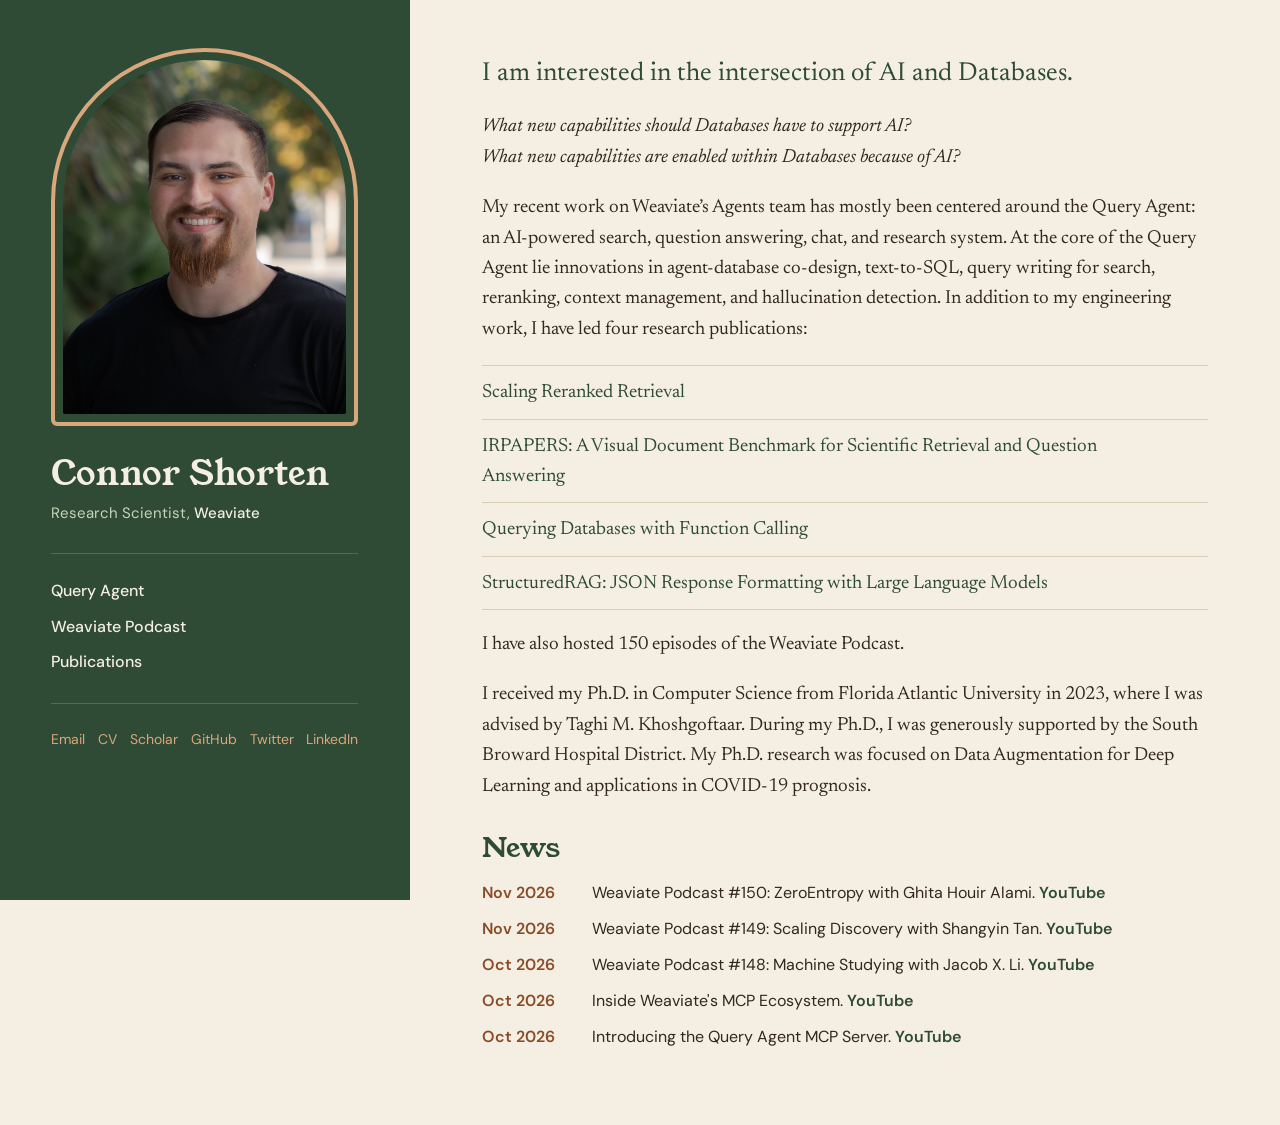
<file: index.html>
<!DOCTYPE html>
<html lang="en">
<head>
  <meta charset="utf-8">
  <meta name="viewport" content="width=device-width, initial-scale=1">
  <title>Connor Shorten</title>
  <link rel="icon" href="/favicon.ico" sizes="any">
  <link rel="icon" type="image/png" sizes="32x32" href="/favicon-32x32.png">
  <link rel="icon" type="image/png" sizes="16x16" href="/favicon-16x16.png">
  <link rel="apple-touch-icon" sizes="180x180" href="/apple-touch-icon.png">
  <link rel="manifest" href="/site.webmanifest">
  <link rel="preconnect" href="https://fonts.googleapis.com">
  <link rel="preconnect" href="https://fonts.gstatic.com" crossorigin>
  <link rel="stylesheet" href="https://fonts.googleapis.com/css2?family=DM+Sans:wght@400;500;600&amp;family=Newsreader:ital,opsz,wght@0,6..72,400;0,6..72,600;1,6..72,400&amp;family=Young+Serif&amp;display=swap">
  <link rel="stylesheet" href="style.css">
</head>
<body>
  <div class="layout">
    <aside class="sidebar">
      <div class="photo-frame">
        <img src="Connor.jpeg" alt="Photo of Connor Shorten">
      </div>
      <div>
        <h1><a href="index.html">Connor Shorten</a></h1>
        <p class="role">Research Scientist, <a href="https://weaviate.io">Weaviate</a></p>
      </div>
      <nav class="site-nav" aria-label="Site">
        <a href="https://docs.weaviate.io/query-agent">Query Agent</a>
        <a href="https://www.youtube.com/playlist?list=PLTL2JUbrY6tW-KOQfOek8dtUmPgGQj3F0">Weaviate Podcast</a>
        <a href="publications.html">Publications</a>
      </nav>
      <ul class="links">
        <li><a href="mailto:connorshorten300@gmail.com">Email</a></li>
        <li><a href="Connor-Shorten-CV.pdf">CV</a></li>
        <li><a href="https://scholar.google.com/citations?user=YKuiy20AAAAJ&amp;hl=en">Scholar</a></li>
        <li><a href="https://github.com/CShorten">GitHub</a></li>
        <li><a href="https://x.com/CShorten30">Twitter</a></li>
        <li><a href="https://www.linkedin.com/in/connor-shorten-34923a178/">LinkedIn</a></li>
      </ul>
    </aside>

    <main class="content">
      <p class="lead">I am interested in the intersection of AI and Databases.</p>

      <p><em>What new capabilities should Databases have to support AI?</em><br>
        <em>What new capabilities are enabled within Databases because of AI?</em></p>

      <p>My recent work on Weaviate’s Agents team has mostly been centered around the Query Agent: an AI-powered search, question answering, chat, and research system. At the core of the Query Agent lie innovations in agent-database co-design, text-to-SQL, query writing for search, reranking, context management, and hallucination detection. In addition to my engineering work, I have led four research publications:</p>
      <ul class="bio-list">
        <li><a href="preprints/scaling-reranked-retrieval.html">Scaling Reranked Retrieval</a></li>
        <li><a href="https://arxiv.org/abs/2602.17687">IRPAPERS: A Visual Document Benchmark for Scientific Retrieval and Question Answering</a></li>
        <li><a href="https://arxiv.org/abs/2502.00032">Querying Databases with Function Calling</a></li>
        <li><a href="https://arxiv.org/abs/2408.11061">StructuredRAG: JSON Response Formatting with Large Language Models</a></li>
      </ul>

      <p>I have also hosted 150 episodes of the Weaviate Podcast.</p>

      <p>I received my Ph.D. in Computer Science from Florida Atlantic University in 2023, where I was advised by Taghi M. Khoshgoftaar. During my Ph.D., I was generously supported by the South Broward Hospital District. My Ph.D. research was focused on Data Augmentation for Deep Learning and applications in COVID-19 prognosis.</p>

      <h2>News</h2>
      <ul class="news">
        <li><span class="date">Nov 2026</span> <span>Weaviate Podcast #150: ZeroEntropy with Ghita Houir Alami. <a href="https://www.youtube.com/watch?v=mQgYPtctNG8">YouTube</a></span></li>
        <li><span class="date">Nov 2026</span> <span>Weaviate Podcast #149: Scaling Discovery with Shangyin Tan. <a href="https://www.youtube.com/watch?v=Y21NgZvx3Rs">YouTube</a></span></li>
        <li><span class="date">Oct 2026</span> <span>Weaviate Podcast #148: Machine Studying with Jacob X. Li. <a href="https://www.youtube.com/watch?v=9iZIl0vZvvk">YouTube</a></span></li>
        <li><span class="date">Oct 2026</span> <span>Inside Weaviate's MCP Ecosystem. <a href="https://www.youtube.com/watch?v=VZjicnVSfVs">YouTube</a></span></li>
        <li><span class="date">Oct 2026</span> <span>Introducing the Query Agent MCP Server. <a href="https://www.youtube.com/watch?v=DkyeCALihuY">YouTube</a></span></li>
      </ul>
    </main>
  </div>
</body>
</html>
</file>
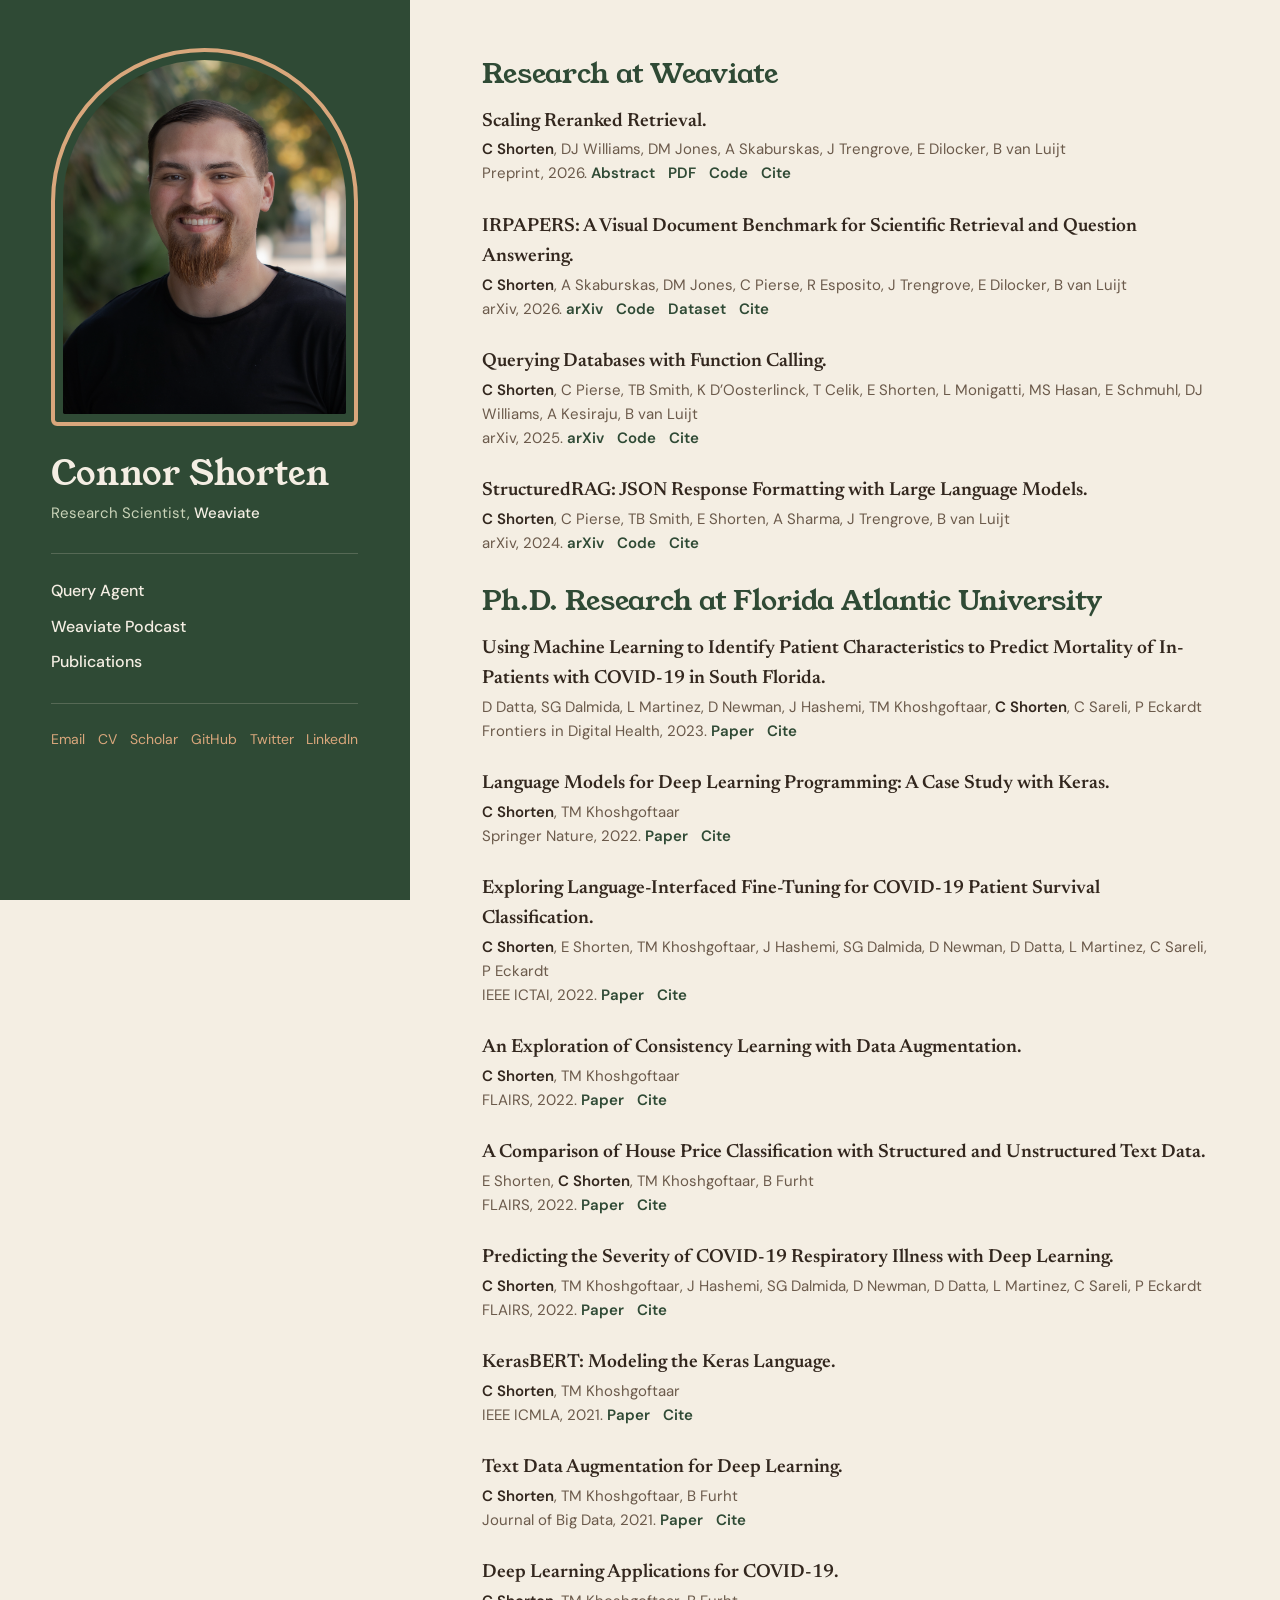
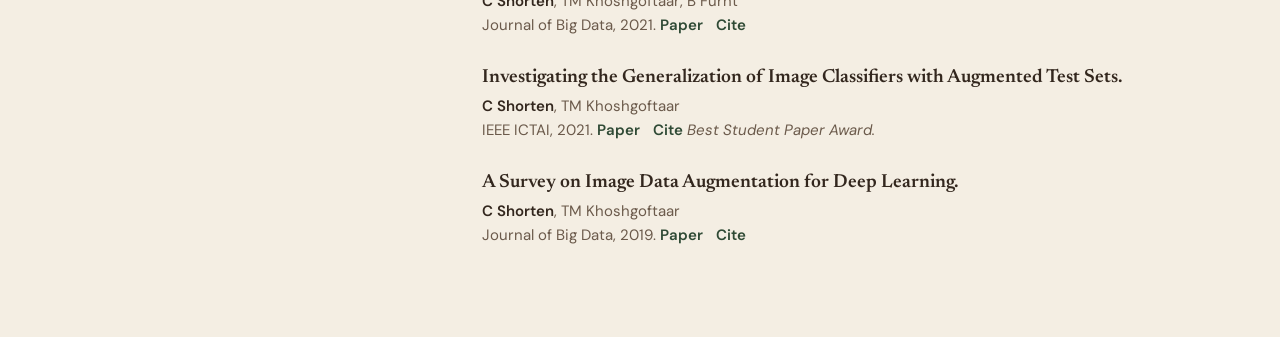
<file: publications.html>
<!DOCTYPE html>
<html lang="en">
<head>
  <meta charset="utf-8">
  <meta name="viewport" content="width=device-width, initial-scale=1">
  <title>Publications | Connor Shorten</title>
  <link rel="icon" href="/favicon.ico" sizes="any">
  <link rel="icon" type="image/png" sizes="32x32" href="/favicon-32x32.png">
  <link rel="icon" type="image/png" sizes="16x16" href="/favicon-16x16.png">
  <link rel="apple-touch-icon" sizes="180x180" href="/apple-touch-icon.png">
  <link rel="manifest" href="/site.webmanifest">
  <link rel="preconnect" href="https://fonts.googleapis.com">
  <link rel="preconnect" href="https://fonts.gstatic.com" crossorigin>
  <link rel="stylesheet" href="https://fonts.googleapis.com/css2?family=DM+Sans:wght@400;500;600&amp;family=Newsreader:ital,opsz,wght@0,6..72,400;0,6..72,600;1,6..72,400&amp;family=Young+Serif&amp;display=swap">
  <link rel="stylesheet" href="style.css">
</head>
<body>
  <div class="layout">
    <aside class="sidebar">
      <div class="photo-frame">
        <img src="Connor.jpeg" alt="Photo of Connor Shorten">
      </div>
      <div>
        <h1><a href="index.html">Connor Shorten</a></h1>
        <p class="role">Research Scientist, <a href="https://weaviate.io">Weaviate</a></p>
      </div>
      <nav class="site-nav" aria-label="Site">
        <a href="https://docs.weaviate.io/query-agent">Query Agent</a>
        <a href="https://www.youtube.com/playlist?list=PLTL2JUbrY6tW-KOQfOek8dtUmPgGQj3F0">Weaviate Podcast</a>
        <a href="publications.html">Publications</a>
      </nav>
      <ul class="links">
        <li><a href="mailto:connorshorten300@gmail.com">Email</a></li>
        <li><a href="Connor-Shorten-CV.pdf">CV</a></li>
        <li><a href="https://scholar.google.com/citations?user=YKuiy20AAAAJ&amp;hl=en">Scholar</a></li>
        <li><a href="https://github.com/CShorten">GitHub</a></li>
        <li><a href="https://x.com/CShorten30">Twitter</a></li>
        <li><a href="https://www.linkedin.com/in/connor-shorten-34923a178/">LinkedIn</a></li>
      </ul>
    </aside>

    <main class="content">
      <h2>Research at Weaviate</h2>
      <ul class="pubs">
        <li data-cite>
          <span class="title">Scaling Reranked Retrieval.</span>
          <span class="authors"><span class="me">C Shorten</span>, DJ Williams, DM Jones, A Skaburskas, J Trengrove, E Dilocker, B van Luijt</span>
          <span class="venue">Preprint, 2026. <a href="preprints/scaling-reranked-retrieval.html">Abstract</a> <a href="preprints/scaling-reranked-retrieval.pdf">PDF</a> <a href="https://github.com/weaviate/scaling-reranked-retrieval">Code</a> <button class="cite-toggle" type="button" aria-expanded="false">Cite</button></span>
          <div class="bibtex-wrap" hidden><pre class="bibtex">@misc{shorten2026scaling,
  title  = {Scaling Reranked Retrieval},
  author = {Shorten, Connor and Williams, Daniel J. and Jones, Daniel M. and Skaburskas, Augustas and Trengrove, John and Dilocker, Etienne and van Luijt, Bob},
  year   = {2026},
  note   = {Preprint},
  url    = {https://cshorten.github.io/preprints/scaling-reranked-retrieval.html}
}</pre><button class="copy-btn" type="button">Copy</button></div>
        </li>
        <li data-cite>
          <span class="title">IRPAPERS: A Visual Document Benchmark for Scientific Retrieval and Question Answering.</span>
          <span class="authors"><span class="me">C Shorten</span>, A Skaburskas, DM Jones, C Pierse, R Esposito, J Trengrove, E Dilocker, B van Luijt</span>
          <span class="venue">arXiv, 2026. <a href="https://arxiv.org/abs/2602.17687">arXiv</a> <a href="https://github.com/weaviate/IRPAPERS">Code</a> <a href="https://huggingface.co/datasets/weaviate/irpapers">Dataset</a> <button class="cite-toggle" type="button" aria-expanded="false">Cite</button></span>
          <div class="bibtex-wrap" hidden><pre class="bibtex">@misc{shorten2026irpapers,
  title         = {IRPAPERS: A Visual Document Benchmark for Scientific Retrieval and Question Answering},
  author        = {Shorten, Connor and Skaburskas, Augustas and Jones, Daniel M. and Pierse, Charles and Esposito, Roberto and Trengrove, John and Dilocker, Etienne and van Luijt, Bob},
  year          = {2026},
  eprint        = {2602.17687},
  archivePrefix = {arXiv},
  primaryClass  = {cs.IR},
  url           = {https://arxiv.org/abs/2602.17687}
}</pre><button class="copy-btn" type="button">Copy</button></div>
        </li>
        <li data-cite>
          <span class="title">Querying Databases with Function Calling.</span>
          <span class="authors"><span class="me">C Shorten</span>, C Pierse, TB Smith, K D’Oosterlinck, T Celik, E Shorten, L Monigatti, MS Hasan, E Schmuhl, DJ Williams, A Kesiraju, B van Luijt</span>
          <span class="venue">arXiv, 2025. <a href="https://arxiv.org/abs/2502.00032">arXiv</a> <a href="https://github.com/weaviate/gorilla">Code</a> <button class="cite-toggle" type="button" aria-expanded="false">Cite</button></span>
          <div class="bibtex-wrap" hidden><pre class="bibtex">@misc{shorten2025querying,
  title         = {Querying Databases with Function Calling},
  author        = {Shorten, Connor and Pierse, Charles and Smith, Thomas Benjamin and D'Oosterlinck, Karel and Celik, Tuana and Cardenas, Erika and Monigatti, Leonie and Hasan, Mohd Shukri and Schmuhl, Edward and Williams, Daniel and Kesiraju, Aravind and van Luijt, Bob},
  year          = {2025},
  eprint        = {2502.00032},
  archivePrefix = {arXiv},
  primaryClass  = {cs.DB},
  url           = {https://arxiv.org/abs/2502.00032}
}</pre><button class="copy-btn" type="button">Copy</button></div>
        </li>
        <li data-cite>
          <span class="title">StructuredRAG: JSON Response Formatting with Large Language Models.</span>
          <span class="authors"><span class="me">C Shorten</span>, C Pierse, TB Smith, E Shorten, A Sharma, J Trengrove, B van Luijt</span>
          <span class="venue">arXiv, 2024. <a href="https://arxiv.org/abs/2408.11061">arXiv</a> <a href="https://github.com/weaviate/structured-rag">Code</a> <button class="cite-toggle" type="button" aria-expanded="false">Cite</button></span>
          <div class="bibtex-wrap" hidden><pre class="bibtex">@misc{shorten2024structuredrag,
  title         = {StructuredRAG: JSON Response Formatting with Large Language Models},
  author        = {Shorten, Connor and Pierse, Charles and Smith, Thomas Benjamin and Cardenas, Erika and Sharma, Akanksha and Trengrove, John and van Luijt, Bob},
  year          = {2024},
  eprint        = {2408.11061},
  archivePrefix = {arXiv},
  primaryClass  = {cs.CL},
  url           = {https://arxiv.org/abs/2408.11061}
}</pre><button class="copy-btn" type="button">Copy</button></div>
        </li>
      </ul>

      <h2>Ph.D. Research at Florida Atlantic University</h2>
      <ul class="pubs">
        <li data-cite>
          <span class="title">Using Machine Learning to Identify Patient Characteristics to Predict Mortality of In-Patients with COVID-19 in South Florida.</span>
          <span class="authors">D Datta, SG Dalmida, L Martinez, D Newman, J Hashemi, TM Khoshgoftaar, <span class="me">C Shorten</span>, C Sareli, P Eckardt</span>
          <span class="venue">Frontiers in Digital Health, 2023. <a href="https://doi.org/10.3389/fdgth.2023.1193467">Paper</a> <button class="cite-toggle" type="button" aria-expanded="false">Cite</button></span>
          <div class="bibtex-wrap" hidden><pre class="bibtex">@article{datta2023using,
  title   = {Using Machine Learning to Identify Patient Characteristics to Predict Mortality of In-Patients with COVID-19 in South Florida},
  author  = {Datta, Debarshi and George Dalmida, Safiya and Martinez, Laurie and Newman, David and Hashemi, Javad and Khoshgoftaar, Taghi M. and Shorten, Connor and Sareli, Candice and Eckardt, Paula},
  journal = {Frontiers in Digital Health},
  volume  = {5},
  year    = {2023},
  doi     = {10.3389/fdgth.2023.1193467}
}</pre><button class="copy-btn" type="button">Copy</button></div>
        </li>
        <li data-cite>
          <span class="title">Language Models for Deep Learning Programming: A Case Study with Keras.</span>
          <span class="authors"><span class="me">C Shorten</span>, TM Khoshgoftaar</span>
          <span class="venue">Springer Nature, 2022. <a href="https://doi.org/10.1007/978-981-19-6153-3_6">Paper</a> <button class="cite-toggle" type="button" aria-expanded="false">Cite</button></span>
          <div class="bibtex-wrap" hidden><pre class="bibtex">@incollection{shorten2022language,
  title     = {Language Models for Deep Learning Programming: A Case Study with Keras},
  author    = {Shorten, Connor and Khoshgoftaar, Taghi M.},
  booktitle = {Deep Learning Applications, Volume 4},
  series    = {Advances in Intelligent Systems and Computing},
  publisher = {Springer Nature Singapore},
  pages     = {135--161},
  year      = {2022},
  doi       = {10.1007/978-981-19-6153-3_6}
}</pre><button class="copy-btn" type="button">Copy</button></div>
        </li>
        <li data-cite>
          <span class="title">Exploring Language-Interfaced Fine-Tuning for COVID-19 Patient Survival Classification.</span>
          <span class="authors"><span class="me">C Shorten</span>, E Shorten, TM Khoshgoftaar, J Hashemi, SG Dalmida, D Newman, D Datta, L Martinez, C Sareli, P Eckardt</span>
          <span class="venue">IEEE ICTAI, 2022. <a href="https://doi.org/10.1109/ICTAI56018.2022.00219">Paper</a> <button class="cite-toggle" type="button" aria-expanded="false">Cite</button></span>
          <div class="bibtex-wrap" hidden><pre class="bibtex">@inproceedings{shorten2022exploring,
  title     = {Exploring Language-Interfaced Fine-Tuning for COVID-19 Patient Survival Classification},
  author    = {Shorten, Connor and Cardenas, Erika and Khoshgoftaar, Taghi M. and Hashemi, Javad and Dalmida, Safiya George and Newman, David and Datta, Debarshi and Martinez, Laurie and Sareli, Candice and Eckard, Paula},
  booktitle = {2022 IEEE 34th International Conference on Tools with Artificial Intelligence (ICTAI)},
  pages     = {1449--1454},
  year      = {2022},
  doi       = {10.1109/ICTAI56018.2022.00219}
}</pre><button class="copy-btn" type="button">Copy</button></div>
        </li>
        <li data-cite>
          <span class="title">An Exploration of Consistency Learning with Data Augmentation.</span>
          <span class="authors"><span class="me">C Shorten</span>, TM Khoshgoftaar</span>
          <span class="venue">FLAIRS, 2022. <a href="https://journals.flvc.org/FLAIRS/article/view/130669">Paper</a> <button class="cite-toggle" type="button" aria-expanded="false">Cite</button></span>
          <div class="bibtex-wrap" hidden><pre class="bibtex">@inproceedings{shorten2022exploration,
  title     = {An Exploration of Consistency Learning with Data Augmentation},
  author    = {Shorten, Connor and Khoshgoftaar, Taghi M.},
  booktitle = {Proceedings of the International FLAIRS Conference},
  volume    = {35},
  year      = {2022},
  doi       = {10.32473/flairs.v35i.130669}
}</pre><button class="copy-btn" type="button">Copy</button></div>
        </li>
        <li data-cite>
          <span class="title">A Comparison of House Price Classification with Structured and Unstructured Text Data.</span>
          <span class="authors">E Shorten, <span class="me">C Shorten</span>, TM Khoshgoftaar, B Furht</span>
          <span class="venue">FLAIRS, 2022. <a href="https://journals.flvc.org/FLAIRS/article/view/130668">Paper</a> <button class="cite-toggle" type="button" aria-expanded="false">Cite</button></span>
          <div class="bibtex-wrap" hidden><pre class="bibtex">@inproceedings{cardenas2022comparison,
  title     = {A Comparison of House Price Classification with Structured and Unstructured Text Data},
  author    = {Cardenas, Erika and Shorten, Connor and Khoshgoftaar, Taghi M. and Furht, Borivoje},
  booktitle = {Proceedings of the International FLAIRS Conference},
  volume    = {35},
  year      = {2022},
  doi       = {10.32473/flairs.v35i.130668}
}</pre><button class="copy-btn" type="button">Copy</button></div>
        </li>
        <li data-cite>
          <span class="title">Predicting the Severity of COVID-19 Respiratory Illness with Deep Learning.</span>
          <span class="authors"><span class="me">C Shorten</span>, TM Khoshgoftaar, J Hashemi, SG Dalmida, D Newman, D Datta, L Martinez, C Sareli, P Eckardt</span>
          <span class="venue">FLAIRS, 2022. <a href="https://journals.flvc.org/FLAIRS/article/view/130670">Paper</a> <button class="cite-toggle" type="button" aria-expanded="false">Cite</button></span>
          <div class="bibtex-wrap" hidden><pre class="bibtex">@inproceedings{shorten2022predicting,
  title     = {Predicting the Severity of COVID-19 Respiratory Illness with Deep Learning},
  author    = {Shorten, Connor and Khoshgoftaar, Taghi M. and Hashemi, Javad and George Dalmida, Safiya and Newman, David and Datta, Debarshi and Martinez, Laurie and Sareli, Candice and Eckard, Paula},
  booktitle = {Proceedings of the International FLAIRS Conference},
  volume    = {35},
  year      = {2022},
  doi       = {10.32473/flairs.v35i.130670}
}</pre><button class="copy-btn" type="button">Copy</button></div>
        </li>
        <li data-cite>
          <span class="title">KerasBERT: Modeling the Keras Language.</span>
          <span class="authors"><span class="me">C Shorten</span>, TM Khoshgoftaar</span>
          <span class="venue">IEEE ICMLA, 2021. <a href="https://doi.org/10.1109/ICMLA52953.2021.00041">Paper</a> <button class="cite-toggle" type="button" aria-expanded="false">Cite</button></span>
          <div class="bibtex-wrap" hidden><pre class="bibtex">@inproceedings{shorten2021kerasbert,
  title     = {KerasBERT: Modeling the Keras Language},
  author    = {Shorten, Connor and Khoshgoftaar, Taghi M.},
  booktitle = {2021 20th IEEE International Conference on Machine Learning and Applications (ICMLA)},
  pages     = {219--226},
  year      = {2021},
  doi       = {10.1109/ICMLA52953.2021.00041}
}</pre><button class="copy-btn" type="button">Copy</button></div>
        </li>
        <li data-cite>
          <span class="title">Text Data Augmentation for Deep Learning.</span>
          <span class="authors"><span class="me">C Shorten</span>, TM Khoshgoftaar, B Furht</span>
          <span class="venue">Journal of Big Data, 2021. <a href="https://doi.org/10.1186/s40537-021-00492-0">Paper</a> <button class="cite-toggle" type="button" aria-expanded="false">Cite</button></span>
          <div class="bibtex-wrap" hidden><pre class="bibtex">@article{shorten2021text,
  title   = {Text Data Augmentation for Deep Learning},
  author  = {Shorten, Connor and Khoshgoftaar, Taghi M. and Furht, Borko},
  journal = {Journal of Big Data},
  volume  = {8},
  number  = {1},
  pages   = {101},
  year    = {2021},
  doi     = {10.1186/s40537-021-00492-0}
}</pre><button class="copy-btn" type="button">Copy</button></div>
        </li>
        <li data-cite>
          <span class="title">Deep Learning Applications for COVID-19.</span>
          <span class="authors"><span class="me">C Shorten</span>, TM Khoshgoftaar, B Furht</span>
          <span class="venue">Journal of Big Data, 2021. <a href="https://doi.org/10.1186/s40537-020-00392-9">Paper</a> <button class="cite-toggle" type="button" aria-expanded="false">Cite</button></span>
          <div class="bibtex-wrap" hidden><pre class="bibtex">@article{shorten2021deep,
  title   = {Deep Learning Applications for COVID-19},
  author  = {Shorten, Connor and Khoshgoftaar, Taghi M. and Furht, Borko},
  journal = {Journal of Big Data},
  volume  = {8},
  number  = {1},
  year    = {2021},
  doi     = {10.1186/s40537-020-00392-9}
}</pre><button class="copy-btn" type="button">Copy</button></div>
        </li>
        <li data-cite>
          <span class="title">Investigating the Generalization of Image Classifiers with Augmented Test Sets.</span>
          <span class="authors"><span class="me">C Shorten</span>, TM Khoshgoftaar</span>
          <span class="venue">IEEE ICTAI, 2021. <a href="https://doi.org/10.1109/ICTAI52525.2021.00010">Paper</a> <button class="cite-toggle" type="button" aria-expanded="false">Cite</button> <span class="note">Best Student Paper Award.</span></span>
          <div class="bibtex-wrap" hidden><pre class="bibtex">@inproceedings{shorten2021investigating,
  title     = {Investigating the Generalization of Image Classifiers with Augmented Test Sets},
  author    = {Shorten, Connor and Khoshgoftaar, Taghi M.},
  booktitle = {2021 IEEE 33rd International Conference on Tools with Artificial Intelligence (ICTAI)},
  pages     = {10--17},
  year      = {2021},
  doi       = {10.1109/ICTAI52525.2021.00010}
}</pre><button class="copy-btn" type="button">Copy</button></div>
        </li>
        <li data-cite>
          <span class="title">A Survey on Image Data Augmentation for Deep Learning.</span>
          <span class="authors"><span class="me">C Shorten</span>, TM Khoshgoftaar</span>
          <span class="venue">Journal of Big Data, 2019. <a href="https://doi.org/10.1186/s40537-019-0197-0">Paper</a> <button class="cite-toggle" type="button" aria-expanded="false">Cite</button></span>
          <div class="bibtex-wrap" hidden><pre class="bibtex">@article{shorten2019survey,
  title   = {A Survey on Image Data Augmentation for Deep Learning},
  author  = {Shorten, Connor and Khoshgoftaar, Taghi M.},
  journal = {Journal of Big Data},
  volume  = {6},
  number  = {1},
  pages   = {60},
  year    = {2019},
  doi     = {10.1186/s40537-019-0197-0}
}</pre><button class="copy-btn" type="button">Copy</button></div>
        </li>
      </ul>
    </main>
  </div>
  <script src="cite.js"></script>
</body>
</html>
</file>
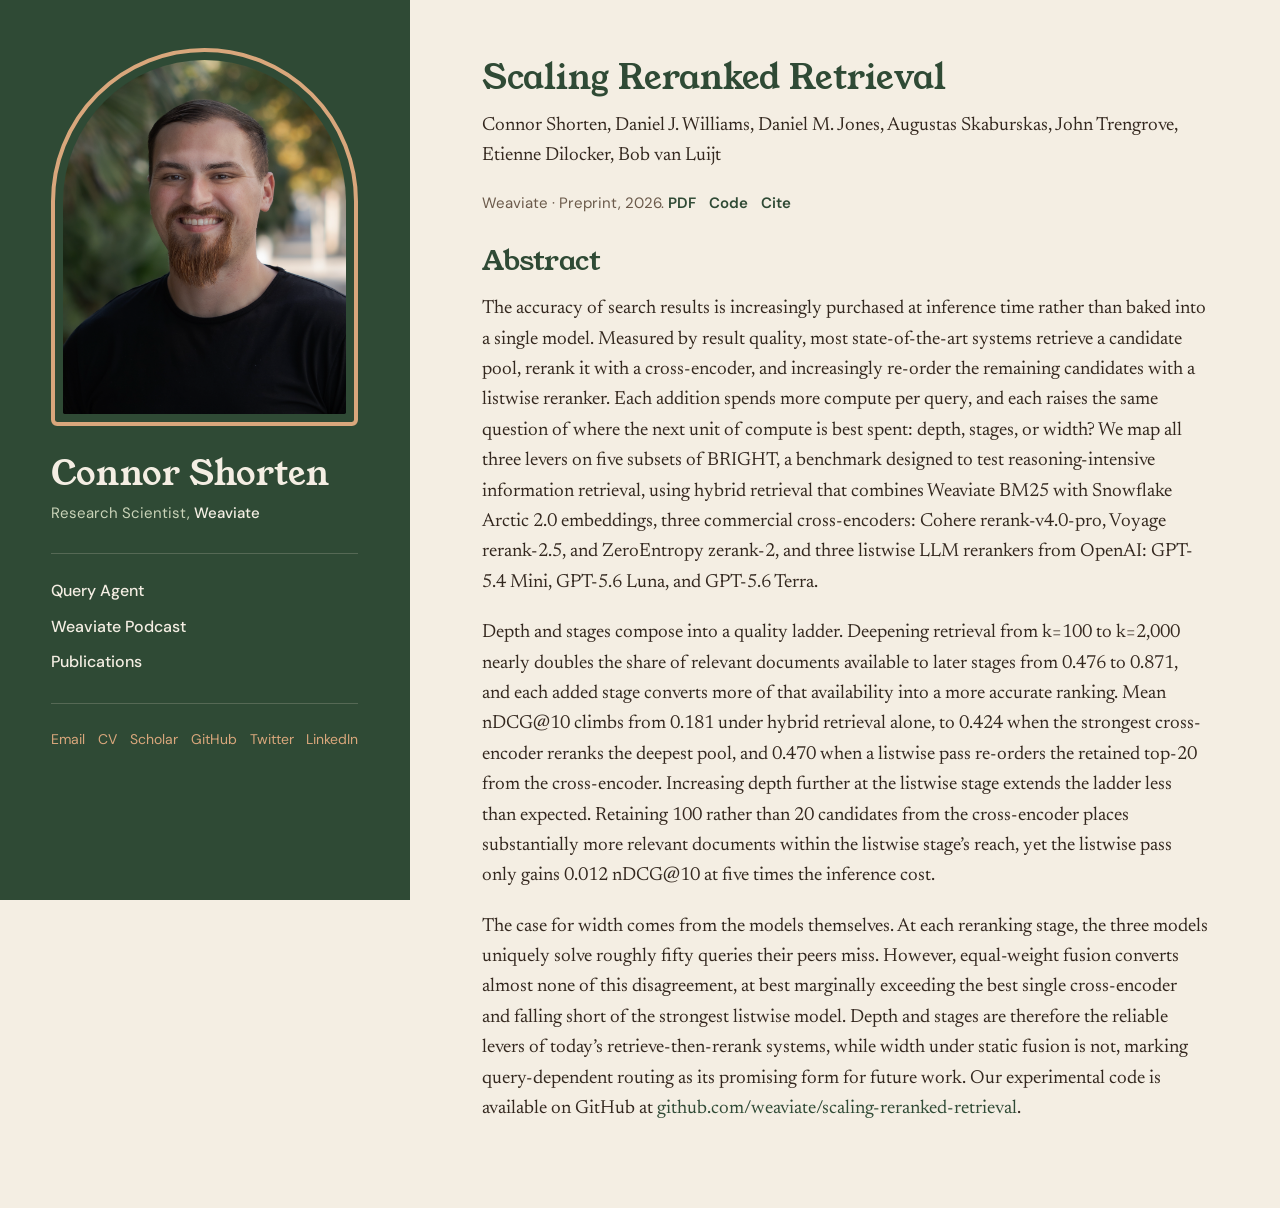
<file: preprints/scaling-reranked-retrieval.html>
<!DOCTYPE html>
<html lang="en">
<head>
  <meta charset="utf-8">
  <meta name="viewport" content="width=device-width, initial-scale=1">
  <title>Scaling Reranked Retrieval</title>
  <meta name="description" content="Where should the next unit of inference compute go in a retrieve-then-rerank search system: depth, stages, or width? A study on the BRIGHT benchmark.">

  <meta name="citation_title" content="Scaling Reranked Retrieval">
  <meta name="citation_author" content="Shorten, Connor">
  <meta name="citation_author" content="Williams, Daniel J.">
  <meta name="citation_author" content="Jones, Daniel M.">
  <meta name="citation_author" content="Skaburskas, Augustas">
  <meta name="citation_author" content="Trengrove, John">
  <meta name="citation_author" content="Dilocker, Etienne">
  <meta name="citation_author" content="van Luijt, Bob">
  <meta name="citation_publication_date" content="2026">
  <meta name="citation_technical_report_institution" content="Weaviate">
  <meta name="citation_pdf_url" content="https://cshorten.github.io/preprints/scaling-reranked-retrieval.pdf">
  <meta name="citation_abstract_html_url" content="https://cshorten.github.io/preprints/scaling-reranked-retrieval.html">

  <link rel="icon" href="/favicon.ico" sizes="any">
  <link rel="icon" type="image/png" sizes="32x32" href="/favicon-32x32.png">
  <link rel="icon" type="image/png" sizes="16x16" href="/favicon-16x16.png">
  <link rel="apple-touch-icon" sizes="180x180" href="/apple-touch-icon.png">
  <link rel="manifest" href="/site.webmanifest">
  <link rel="preconnect" href="https://fonts.googleapis.com">
  <link rel="preconnect" href="https://fonts.gstatic.com" crossorigin>
  <link rel="stylesheet" href="https://fonts.googleapis.com/css2?family=DM+Sans:wght@400;500;600&amp;family=Newsreader:ital,opsz,wght@0,6..72,400;0,6..72,600;1,6..72,400&amp;family=Young+Serif&amp;display=swap">
  <link rel="stylesheet" href="../style.css">
</head>
<body>
  <div class="layout">
    <aside class="sidebar">
      <div class="photo-frame">
        <img src="../Connor.jpeg" alt="Photo of Connor Shorten">
      </div>
      <div>
        <h1><a href="../index.html">Connor Shorten</a></h1>
        <p class="role">Research Scientist, <a href="https://weaviate.io">Weaviate</a></p>
      </div>
      <nav class="site-nav" aria-label="Site">
        <a href="https://docs.weaviate.io/query-agent">Query Agent</a>
        <a href="https://www.youtube.com/playlist?list=PLTL2JUbrY6tW-KOQfOek8dtUmPgGQj3F0">Weaviate Podcast</a>
        <a href="../publications.html">Publications</a>
      </nav>
      <ul class="links">
        <li><a href="mailto:connorshorten300@gmail.com">Email</a></li>
        <li><a href="../Connor-Shorten-CV.pdf">CV</a></li>
        <li><a href="https://scholar.google.com/citations?user=YKuiy20AAAAJ&amp;hl=en">Scholar</a></li>
        <li><a href="https://github.com/CShorten">GitHub</a></li>
        <li><a href="https://x.com/CShorten30">Twitter</a></li>
        <li><a href="https://www.linkedin.com/in/connor-shorten-34923a178/">LinkedIn</a></li>
      </ul>
    </aside>

    <main class="content" data-cite>
      <h2 class="paper-title">Scaling Reranked Retrieval</h2>
      <p class="paper-authors">Connor Shorten, Daniel J. Williams, Daniel M. Jones, Augustas Skaburskas, John Trengrove, Etienne Dilocker, Bob van Luijt</p>
      <p class="paper-meta">Weaviate · Preprint, 2026. <a href="scaling-reranked-retrieval.pdf">PDF</a> <a href="https://github.com/weaviate/scaling-reranked-retrieval">Code</a> <button class="cite-toggle" type="button" aria-expanded="false">Cite</button></p>
      <div class="bibtex-wrap" hidden><pre class="bibtex">@misc{shorten2026scaling,
  title  = {Scaling Reranked Retrieval},
  author = {Shorten, Connor and Williams, Daniel J. and Jones, Daniel M. and Skaburskas, Augustas and Trengrove, John and Dilocker, Etienne and van Luijt, Bob},
  year   = {2026},
  note   = {Preprint},
  url    = {https://cshorten.github.io/preprints/scaling-reranked-retrieval.html}
}</pre><button class="copy-btn" type="button">Copy</button></div>

      <h2>Abstract</h2>
      <p>The accuracy of search results is increasingly purchased at inference time rather than baked into a single model. Measured by result quality, most state-of-the-art systems retrieve a candidate pool, rerank it with a cross-encoder, and increasingly re-order the remaining candidates with a listwise reranker. Each addition spends more compute per query, and each raises the same question of where the next unit of compute is best spent: depth, stages, or width? We map all three levers on five subsets of BRIGHT, a benchmark designed to test reasoning-intensive information retrieval, using hybrid retrieval that combines Weaviate BM25 with Snowflake Arctic 2.0 embeddings, three commercial cross-encoders: Cohere rerank-v4.0-pro, Voyage rerank-2.5, and ZeroEntropy zerank-2, and three listwise LLM rerankers from OpenAI: GPT-5.4 Mini, GPT-5.6 Luna, and GPT-5.6 Terra.</p>
      <p>Depth and stages compose into a quality ladder. Deepening retrieval from k=100 to k=2,000 nearly doubles the share of relevant documents available to later stages from 0.476 to 0.871, and each added stage converts more of that availability into a more accurate ranking. Mean nDCG@10 climbs from 0.181 under hybrid retrieval alone, to 0.424 when the strongest cross-encoder reranks the deepest pool, and 0.470 when a listwise pass re-orders the retained top-20 from the cross-encoder. Increasing depth further at the listwise stage extends the ladder less than expected. Retaining 100 rather than 20 candidates from the cross-encoder places substantially more relevant documents within the listwise stage’s reach, yet the listwise pass only gains 0.012 nDCG@10 at five times the inference cost.</p>
      <p>The case for width comes from the models themselves. At each reranking stage, the three models uniquely solve roughly fifty queries their peers miss. However, equal-weight fusion converts almost none of this disagreement, at best marginally exceeding the best single cross-encoder and falling short of the strongest listwise model. Depth and stages are therefore the reliable levers of today’s retrieve-then-rerank systems, while width under static fusion is not, marking query-dependent routing as its promising form for future work. Our experimental code is available on GitHub at <a href="https://github.com/weaviate/scaling-reranked-retrieval">github.com/weaviate/scaling-reranked-retrieval</a>.</p>
    </main>
  </div>
  <script src="../cite.js"></script>
</body>
</html>
</file>
<file: style.css>
:root {
  --green: #2f4a35;
  --beige: #f4eee3;
  --text: #33271e;
  --muted: #6b5a4b;
  --copper: #8a4b26;
  --sage: #c9d3b8;
  --copper-light: #d9a77c;
  --rule: #d8ccb8;
  --rule-on-green: rgba(239, 231, 216, .2);
  --code-bg: #ebe3d4;

  --serif-display: "Young Serif", Georgia, serif;
  --serif-body: "Newsreader", Georgia, serif;
  --sans: "DM Sans", -apple-system, BlinkMacSystemFont, "Segoe UI", Helvetica, Arial, sans-serif;
}
* { box-sizing: border-box; }
body {
  margin: 0;
  background: var(--beige);
  color: var(--text);
  font-family: var(--serif-body);
  font-size: 19px;
  line-height: 1.6;
}
a { color: var(--green); text-decoration: none; }
a:hover { color: var(--copper); text-decoration: underline; }
a:focus-visible, button:focus-visible {
  outline: 2px solid var(--green);
  outline-offset: 2px;
  border-radius: 2px;
}

.layout { display: flex; align-items: flex-start; }

/* Sidebar */
.sidebar {
  flex: 0 0 clamp(360px, 32vw, 500px);
  position: sticky;
  top: 0;
  height: 100vh;
  overflow-y: auto;
  display: flex;
  flex-direction: column;
  gap: 28px;
  padding: 48px clamp(40px, 4vw, 64px);
  background: var(--green);
  color: var(--sage);
  font-family: var(--sans);
}
.sidebar a:focus-visible { outline-color: var(--copper-light); }
.sidebar .photo-frame {
  border: 4px solid var(--copper-light);
  border-radius: 200px 200px 8px 8px;
  padding: 8px;
}
.sidebar .photo-frame img {
  display: block;
  width: 100%;
  aspect-ratio: 4 / 5;
  object-fit: cover;
  object-position: 50% 25%;
  max-height: 48vh;
  border-radius: 190px 190px 2px 2px;
}
.sidebar h1 {
  font-family: var(--serif-display);
  font-weight: 400;
  font-size: 34px;
  line-height: 1.15;
  margin: 0 0 8px;
}
.sidebar h1 a { color: var(--beige); }
.sidebar h1 a:hover { color: var(--beige); }
.sidebar .role { margin: 0; font-size: 15px; color: var(--sage); }
.sidebar .role a { color: var(--beige); font-weight: 500; }
.sidebar .site-nav {
  display: flex;
  flex-direction: column;
  gap: 10px;
  padding-top: 24px;
  border-top: 1px solid var(--rule-on-green);
}
.sidebar .site-nav a { color: var(--beige); font-size: 16px; font-weight: 500; }
.sidebar .site-nav a:hover { color: var(--copper-light); text-decoration: none; }
.sidebar .links {
  list-style: none;
  margin: 0;
  padding: 24px 0 0;
  border-top: 1px solid var(--rule-on-green);
  display: flex;
  justify-content: space-between;
  gap: 8px;
  font-size: 14px;
  white-space: nowrap;
}
.sidebar .links a { color: var(--copper-light); }
.sidebar .links a:hover { color: var(--beige); }

/* Main column */
.content {
  flex: 1 1 auto;
  min-width: 0;
  max-width: calc(760px + 144px);
  margin: 0 auto;
  padding: 56px 72px 64px;
}
.content p { margin: 0 0 20px; text-wrap: pretty; }
.content .lead { font-size: 26px; line-height: 1.4; color: var(--green); }
.content h2 {
  font-family: var(--serif-display);
  font-weight: 400;
  font-size: 28px;
  line-height: 1.25;
  color: var(--green);
  margin: 28px 0 16px;
}
.content h2:first-child { margin-top: 0; }

/* Publications led at Weaviate, on the home page */
.content .bio-list {
  list-style: none;
  margin: 0 0 20px;
  padding: 0;
  border-top: 1px solid var(--rule);
}
.content .bio-list li { border-bottom: 1px solid var(--rule); }
.content .bio-list a {
  display: flex;
  align-items: baseline;
  justify-content: space-between;
  gap: 16px;
  padding: 10px 12px;
  margin: 0 -12px;
  border-radius: 4px;
  transition: background-color .2s ease, color .2s ease;
}
.content .bio-list a::after {
  content: "\2192";
  font-family: var(--sans);
  color: var(--copper);
  opacity: 0;
  transform: translateX(-8px);
  transition: opacity .2s ease, transform .2s ease;
}
.content .bio-list a:hover,
.content .bio-list a:focus-visible {
  background: var(--code-bg);
  color: var(--copper);
  text-decoration: none;
}
.content .bio-list a:hover::after,
.content .bio-list a:focus-visible::after { opacity: 1; transform: none; }

/* News */
.content .news { list-style: none; margin: 0; padding: 0; font-family: var(--sans); font-size: 16px; line-height: 1.5; }
.content .news li { display: grid; grid-template-columns: 92px 1fr; column-gap: 18px; margin: 0 0 12px; }
.content .news .date { font-weight: 600; color: var(--copper); }
.content .news a { font-weight: 600; }

/* Publications page */
.pubs { list-style: none; padding: 0; margin: 0; }
.pubs li { margin: 0 0 1.4em; }
.pubs .title { font-weight: 600; }
.pubs .authors, .pubs .venue { display: block; font-family: var(--sans); font-size: 15px; color: var(--muted); }
.pubs .authors .me { color: var(--text); font-weight: 600; }
.pubs .venue a { font-weight: 600; margin-right: 0.6em; }
.pubs .note { font-style: italic; }

.cite-toggle {
  font: inherit;
  font-weight: 600;
  color: var(--green);
  background: none;
  border: 0;
  padding: 0;
  cursor: pointer;
}
.cite-toggle:hover { color: var(--copper); text-decoration: underline; }
.bibtex-wrap { position: relative; margin: 0.6em 0 0; }
.bibtex {
  margin: 0;
  padding: 12px 14px;
  background: var(--code-bg);
  color: var(--text);
  border: 1px solid var(--rule);
  border-radius: 4px;
  font-size: 13px;
  line-height: 1.5;
  white-space: pre-wrap;
  overflow-wrap: anywhere;
}
.copy-btn {
  position: absolute;
  top: 8px;
  right: 8px;
  font-family: var(--sans);
  font-size: 12px;
  padding: 2px 8px;
  color: var(--text);
  background: var(--beige);
  border: 1px solid var(--rule);
  border-radius: 4px;
  cursor: pointer;
}

/* Paper landing page */
.content .paper-title { font-size: 34px; margin: 0 0 12px; }
.paper-authors { margin: 0 0 4px; }
.paper-meta { font-family: var(--sans); font-size: 15px; color: var(--muted); margin: 0 0 32px; }
.paper-meta a { font-weight: 600; margin-right: 0.6em; }

@media (prefers-reduced-motion: reduce) {
  * { transition: none !important; }
}
@media (max-width: 1180px) {
  .sidebar .links { font-size: 13px; }
}
@media (max-width: 900px) {
  .layout { display: block; }
  .sidebar .links { font-size: 14px; justify-content: flex-start; gap: 8px 16px; }
  .sidebar { position: static; height: auto; overflow: visible; padding: 32px; }
  .sidebar .photo-frame { width: 100%; max-width: 220px; margin: 0 auto; }
  .content { max-width: none; padding: 40px 32px 48px; }
}
@media (max-width: 600px) {
  .sidebar { padding: 32px 16px; }
  .content { padding: 32px 16px 48px; }
  .content .lead { font-size: 22px; }
}
</file>
